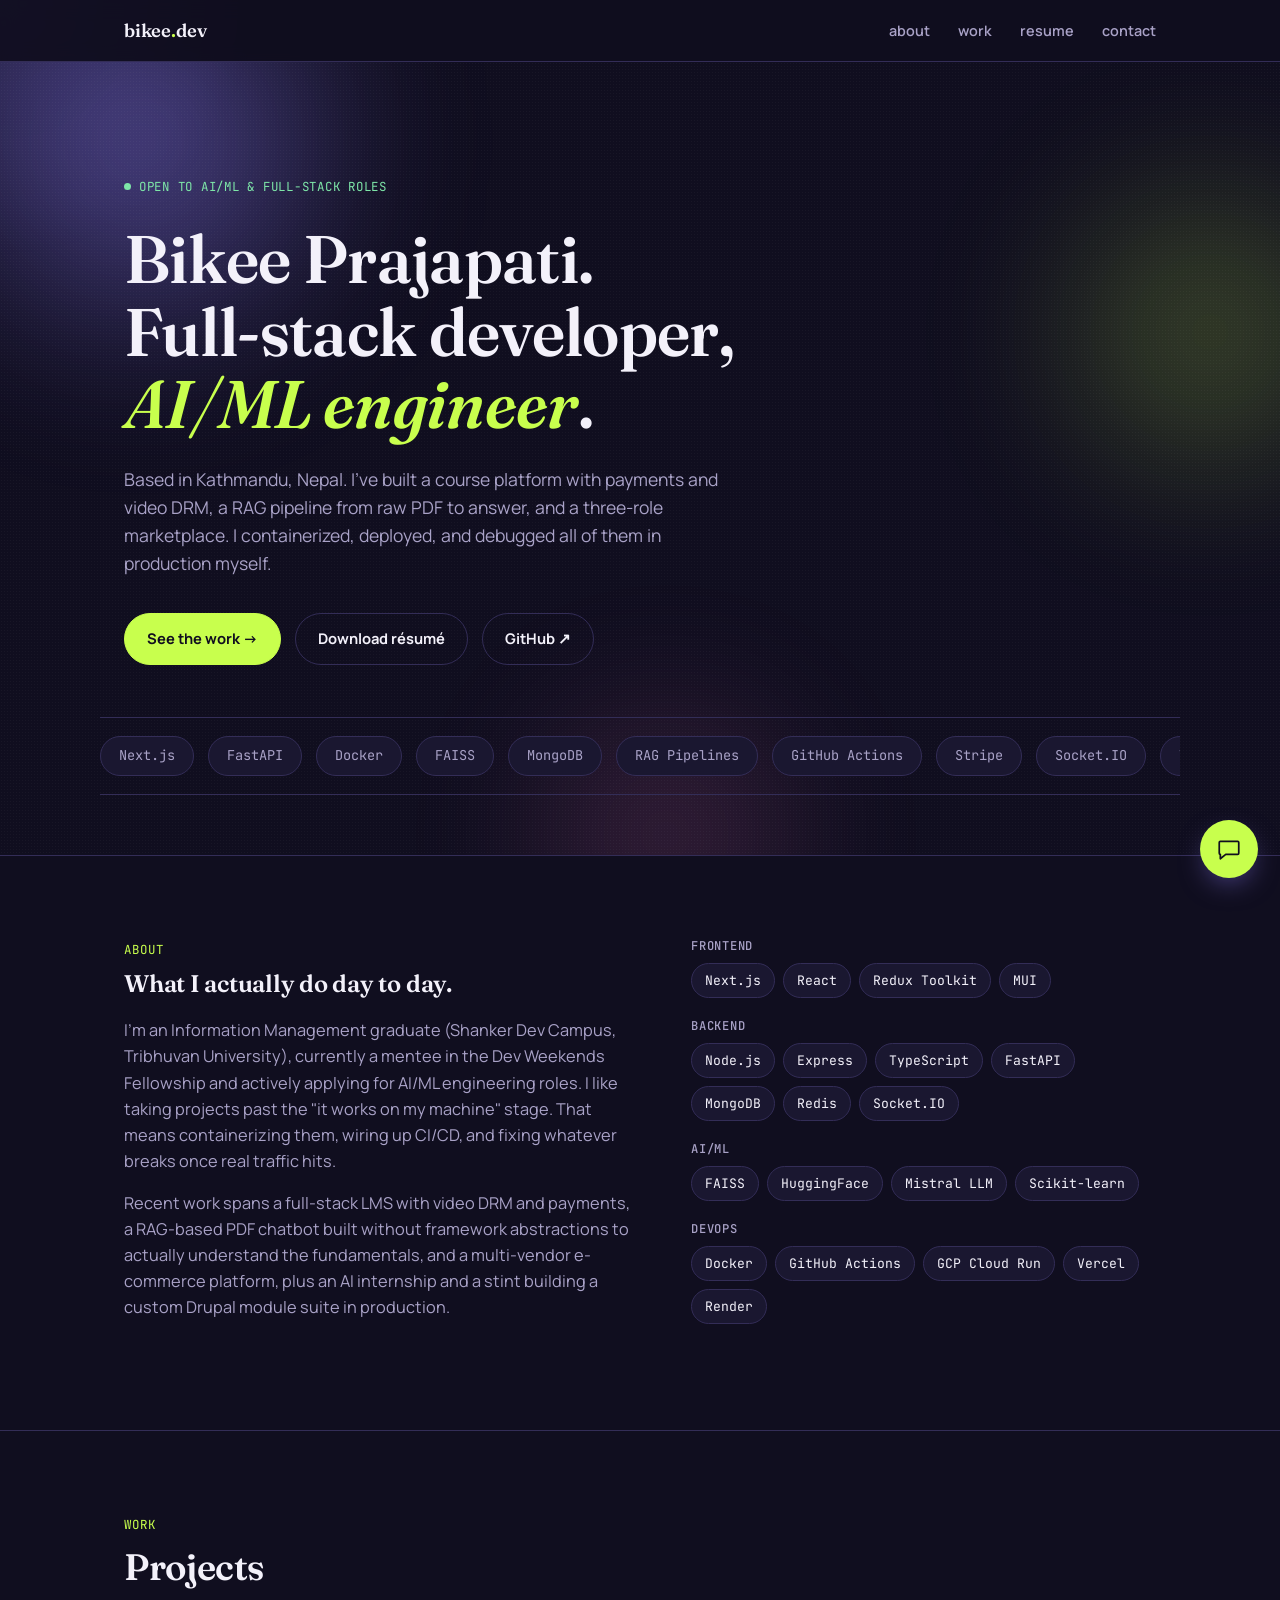
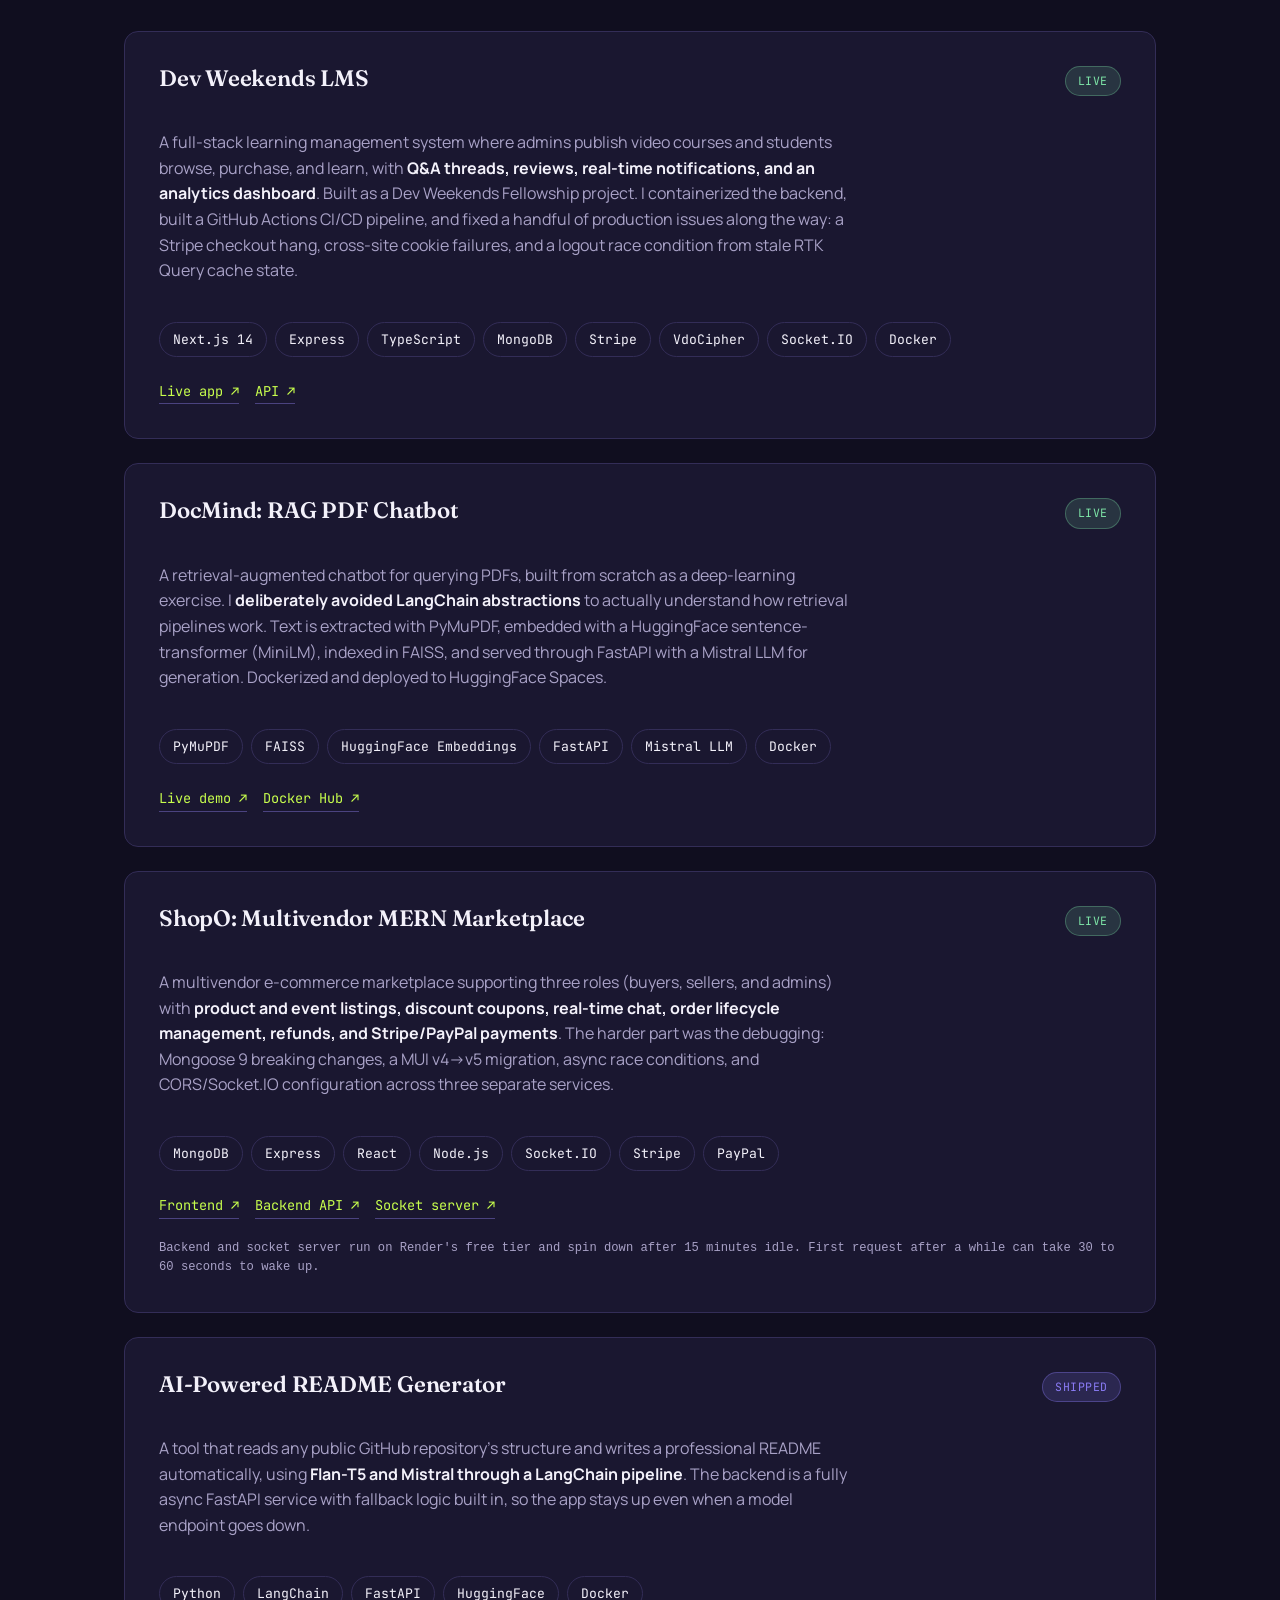
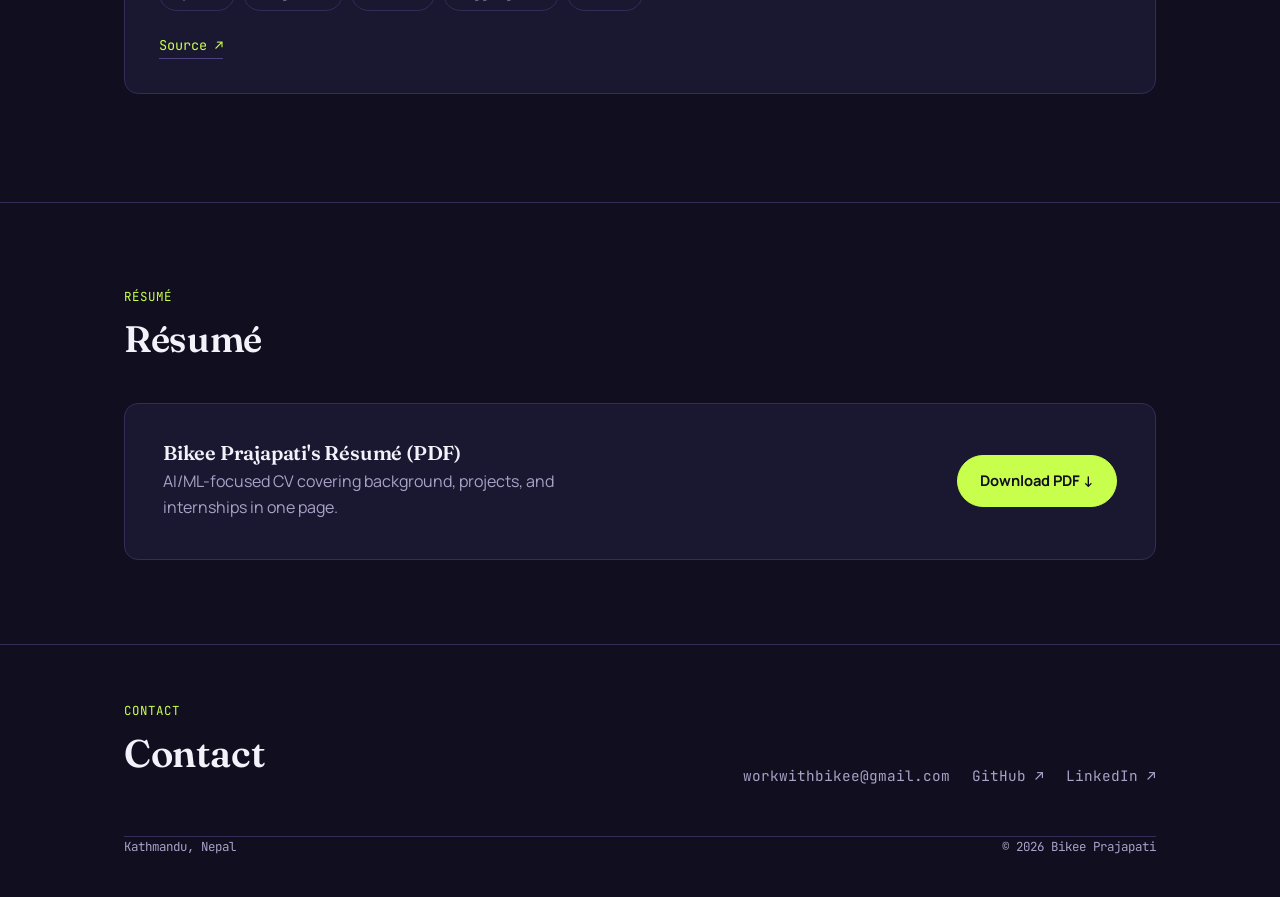
<file: index.html>
<!doctype html>
<html lang="en">
<head>
<meta charset="UTF-8" />
<meta name="viewport" content="width=device-width, initial-scale=1.0" />
<title>Bikee Prajapati: Full-Stack &amp; AI/ML Engineer</title>
<meta name="description" content="Portfolio of Bikee Prajapati, full-stack developer and AI/ML engineer based in Kathmandu, Nepal." />
<link rel="preconnect" href="https://fonts.googleapis.com">
<link rel="preconnect" href="https://fonts.gstatic.com" crossorigin>
<link href="https://fonts.googleapis.com/css2?family=Fraunces:opsz,wght@9..144,400;9..144,500;9..144,600;9..144,700&family=Manrope:wght@400;500;600;700;800&family=JetBrains+Mono:wght@400;500&display=swap" rel="stylesheet">
<link rel="stylesheet" href="css/style.css">
</head>
<body>
<div class="glow-cursor" id="glow"></div>

<header>
  <nav class="wrap">
    <a href="#home" class="brand">bikee<span class="dot">.</span>dev</a>
    <ul class="navlinks">
      <li><a href="#about">about</a></li>
      <li><a href="#work">work</a></li>
      <li><a href="#resume">resume</a></li>
      <li><a href="#contact">contact</a></li>
    </ul>
  </nav>
</header>

<main>
  <section class="hero" id="home">
    <div class="hero-banner" aria-hidden="true">
      <div class="blob blob-a"></div>
      <div class="blob blob-b"></div>
      <div class="blob blob-c"></div>
      <div class="grain"></div>
    </div>
    <div class="wrap hero-anim">
      <span class="eyebrow"><span class="pulse"></span>open to ai/ml &amp; full-stack roles</span>
      <h1>Bikee Prajapati.<br>Full-stack developer, <span class="accent">AI/ML engineer</span>.</h1>
      <p class="lede">
        Based in Kathmandu, Nepal. I've built a course platform with payments and video DRM,
        a RAG pipeline from raw PDF to answer, and a three-role marketplace. I containerized,
        deployed, and debugged all of them in production myself.
      </p>
      <div class="hero-actions">
        <a class="btn btn-primary" href="#work">See the work →</a>
        <a class="btn btn-ghost" href="#resume">Download résumé</a>
        <a class="btn btn-ghost" href="https://github.com/bikeeprajapati" target="_blank" rel="noopener">GitHub ↗</a>
      </div>

      <div class="skill-marquee" aria-hidden="true">
        <div class="skill-track">
          <span>Next.js</span><span>FastAPI</span><span>Docker</span><span>FAISS</span>
          <span>MongoDB</span><span>RAG Pipelines</span><span>GitHub Actions</span>
          <span>Stripe</span><span>Socket.IO</span><span>TypeScript</span>
          <span>Next.js</span><span>FastAPI</span><span>Docker</span><span>FAISS</span>
          <span>MongoDB</span><span>RAG Pipelines</span><span>GitHub Actions</span>
          <span>Stripe</span><span>Socket.IO</span><span>TypeScript</span>
        </div>
      </div>
    </div>
  </section>

  <section id="about">
    <div class="wrap about-grid reveal">
      <div>
        <span class="section-tag">About</span>
        <h2 style="margin-bottom:20px;">What I actually do day to day.</h2>
        <p>
          I'm an Information Management graduate (Shanker Dev Campus, Tribhuvan University),
          currently a mentee in the Dev Weekends Fellowship and actively applying for AI/ML
          engineering roles. I like taking projects past the "it works on my machine" stage.
          That means containerizing them, wiring up CI/CD, and fixing whatever breaks once real
          traffic hits.
        </p>
        <p>
          Recent work spans a full-stack LMS with video DRM and payments, a RAG-based PDF
          chatbot built without framework abstractions to actually understand the fundamentals,
          and a multi-vendor e-commerce platform, plus an AI internship and a stint building a
          custom Drupal module suite in production.
        </p>
      </div>
      <div>
        <div class="stack-group">
          <h3>Frontend</h3>
          <div class="chips">
            <span class="chip">Next.js</span><span class="chip">React</span>
            <span class="chip">Redux Toolkit</span><span class="chip">MUI</span>
          </div>
        </div>
        <div class="stack-group">
          <h3>Backend</h3>
          <div class="chips">
            <span class="chip">Node.js</span><span class="chip">Express</span><span class="chip">TypeScript</span>
            <span class="chip">FastAPI</span><span class="chip">MongoDB</span>
            <span class="chip">Redis</span><span class="chip">Socket.IO</span>
          </div>
        </div>
        <div class="stack-group">
          <h3>AI/ML</h3>
          <div class="chips">
            <span class="chip">FAISS</span><span class="chip">HuggingFace</span>
            <span class="chip">Mistral LLM</span><span class="chip">Scikit-learn</span>
          </div>
        </div>
        <div class="stack-group">
          <h3>DevOps</h3>
          <div class="chips">
            <span class="chip">Docker</span><span class="chip">GitHub Actions</span>
            <span class="chip">GCP Cloud Run</span><span class="chip">Vercel</span><span class="chip">Render</span>
          </div>
        </div>
      </div>
    </div>
  </section>

  <section id="work">
    <div class="wrap">
      <div class="section-head reveal">
        <span class="section-tag">Work</span>
        <h2>Projects</h2>
      </div>

      <article class="project reveal">
        <div class="project-top">
          <div>
            <h3 class="project-title">Dev Weekends LMS</h3>
          </div>
          <span class="status-tag status-live">live</span>
        </div>
        <p class="project-desc">
          A full-stack learning management system where admins publish video courses and students
          browse, purchase, and learn, with <strong>Q&amp;A threads, reviews, real-time
          notifications, and an analytics dashboard</strong>. Built as a Dev Weekends Fellowship
          project. I containerized the backend, built a GitHub Actions CI/CD pipeline, and fixed a
          handful of production issues along the way: a Stripe checkout hang, cross-site cookie
          failures, and a logout race condition from stale RTK Query cache state.
        </p>
        <div class="project-stack chips">
          <span class="chip">Next.js 14</span><span class="chip">Express</span>
          <span class="chip">TypeScript</span>
          <span class="chip">MongoDB</span><span class="chip">Stripe</span>
          <span class="chip">VdoCipher</span><span class="chip">Socket.IO</span>
          <span class="chip">Docker</span>
        </div>
        <div class="project-links">
          <a href="https://lms-platform-two-psi.vercel.app" target="_blank" rel="noopener">Live app ↗</a>
          <a href="https://lms-platform-weuz.onrender.com" target="_blank" rel="noopener">API ↗</a>
        </div>
      </article>

      <article class="project reveal">
        <div class="project-top">
          <div>
            <h3 class="project-title">DocMind: RAG PDF Chatbot</h3>
          </div>
          <span class="status-tag status-live">live</span>
        </div>
        <p class="project-desc">
          A retrieval-augmented chatbot for querying PDFs, built from scratch as a deep-learning
          exercise. I <strong>deliberately avoided LangChain abstractions</strong> to actually
          understand how retrieval pipelines work. Text is extracted with PyMuPDF, embedded with
          a HuggingFace sentence-transformer (MiniLM), indexed in FAISS, and served through
          FastAPI with a Mistral LLM for generation. Dockerized and deployed to HuggingFace Spaces.
        </p>
        <div class="project-stack chips">
          <span class="chip">PyMuPDF</span><span class="chip">FAISS</span>
          <span class="chip">HuggingFace Embeddings</span><span class="chip">FastAPI</span>
          <span class="chip">Mistral LLM</span><span class="chip">Docker</span>
        </div>
        <div class="project-links">
          <a href="https://huggingface.co/spaces/Vickypy/docmind-pdf-chatbot" target="_blank" rel="noopener">Live demo ↗</a>
          <a href="https://hub.docker.com/r/bikeeprajapati1/docmind" target="_blank" rel="noopener">Docker Hub ↗</a>
        </div>
      </article>

      <article class="project reveal">
        <div class="project-top">
          <div>
            <h3 class="project-title">ShopO: Multivendor MERN Marketplace</h3>
          </div>
          <span class="status-tag status-live">live</span>
        </div>
        <p class="project-desc">
          A multivendor e-commerce marketplace supporting three roles (buyers, sellers, and
          admins) with <strong>product and event listings, discount coupons, real-time chat,
          order lifecycle management, refunds, and Stripe/PayPal payments</strong>. The harder
          part was the debugging: Mongoose 9 breaking changes, a MUI v4→v5 migration, async race
          conditions, and CORS/Socket.IO configuration across three separate services.
        </p>
        <div class="project-stack chips">
          <span class="chip">MongoDB</span><span class="chip">Express</span>
          <span class="chip">React</span><span class="chip">Node.js</span>
          <span class="chip">Socket.IO</span><span class="chip">Stripe</span>
          <span class="chip">PayPal</span>
        </div>
        <div class="project-links">
          <a href="https://multivendor-mern-ashy.vercel.app" target="_blank" rel="noopener">Frontend ↗</a>
          <a href="https://multivendor-backend-219u.onrender.com" target="_blank" rel="noopener">Backend API ↗</a>
          <a href="https://multivendor-socket-61tp.onrender.com" target="_blank" rel="noopener">Socket server ↗</a>
        </div>
        <p style="font-family:'IBM Plex Mono', monospace; font-size:0.76rem; color:var(--text-muted); margin:2px 0 0;">
          Backend and socket server run on Render's free tier and spin down after 15 minutes idle.
          First request after a while can take 30 to 60 seconds to wake up.
        </p>
      </article>

      <article class="project reveal">
        <div class="project-top">
          <div>
            <h3 class="project-title">AI-Powered README Generator</h3>
          </div>
          <span class="status-tag status-shipped">shipped</span>
        </div>
        <p class="project-desc">
          A tool that reads any public GitHub repository's structure and writes a professional
          README automatically, using <strong>Flan-T5 and Mistral through a LangChain
          pipeline</strong>. The backend is a fully async FastAPI service with fallback logic
          built in, so the app stays up even when a model endpoint goes down.
        </p>
        <div class="project-stack chips">
          <span class="chip">Python</span><span class="chip">LangChain</span>
          <span class="chip">FastAPI</span><span class="chip">HuggingFace</span>
          <span class="chip">Docker</span>
        </div>
        <div class="project-links">
          <a href="https://github.com/bikeeprajapati/readme-generator" target="_blank" rel="noopener">Source ↗</a>
        </div>
      </article>

    </div>
  </section>

  <section id="resume">
    <div class="wrap">
      <div class="section-head">
        <span class="section-tag">Résumé</span>
        <h2>Résumé</h2>
      </div>
      <div class="resume-card reveal">
        <div>
          <h3>Bikee Prajapati's Résumé (PDF)</h3>
          <p>AI/ML-focused CV covering background, projects, and internships in one page.</p>
        </div>
        <!-- TODO(bikee): replace resume.pdf with your actual file, same folder as index.html -->
        <a class="btn btn-primary" href="resume.pdf" download>Download PDF ↓</a>
      </div>
    </div>
  </section>

  <footer id="contact">
    <div class="wrap">
      <div class="contact-row reveal">
        <div>
          <span class="section-tag">Contact</span>
          <h2>Contact</h2>
        </div>
        <div class="contact-links">
          <a href="mailto:workwithbikee@gmail.com">workwithbikee@gmail.com</a>
          <a href="https://github.com/bikeeprajapati" target="_blank" rel="noopener">GitHub ↗</a>
          <a href="https://www.linkedin.com/in/bikee-prajapati9898/" target="_blank" rel="noopener">LinkedIn ↗</a>
        </div>
      </div>
      <div class="foot-note wrap" style="padding:0;">
        <span>Kathmandu, Nepal</span>
        <span>© <span id="year"></span> Bikee Prajapati</span>
      </div>
    </div>
  </footer>
</main>

<div class="chat-widget" id="chatWidget">
  <button class="chat-toggle" id="chatToggle" aria-expanded="false" aria-controls="chatPanel" aria-label="Open chat assistant">
    <svg class="icon-chat" width="26" height="26" viewBox="0 0 24 24" fill="none" xmlns="http://www.w3.org/2000/svg" aria-hidden="true">
      <path d="M4 5h16a1 1 0 0 1 1 1v10a1 1 0 0 1-1 1H9l-5 4v-4H4a1 1 0 0 1-1-1V6a1 1 0 0 1 1-1Z" stroke="currentColor" stroke-width="1.6" stroke-linejoin="round"/>
    </svg>
    <svg class="icon-close" width="22" height="22" viewBox="0 0 24 24" fill="none" xmlns="http://www.w3.org/2000/svg" aria-hidden="true">
      <path d="M6 6l12 12M18 6L6 18" stroke="currentColor" stroke-width="1.8" stroke-linecap="round"/>
    </svg>
  </button>

  <div class="chat-panel" id="chatPanel" role="dialog" aria-label="Portfolio assistant chat" hidden>
    <div class="chat-header">
      <div class="chat-header-info">
        <span class="chat-avatar">B</span>
        <div>
          <div class="chat-title">Ask about this portfolio</div>
          <div class="chat-subtitle"><span class="pulse-dot"></span>Usually replies instantly</div>
        </div>
      </div>
      <button class="chat-close" id="chatClose" aria-label="Close chat">×</button>
    </div>

    <div class="chat-messages" id="chatMessages" aria-live="polite"></div>

    <div class="chat-suggestions" id="chatSuggestions"></div>

    <form class="chat-input-row" id="chatForm">
      <input type="text" id="chatInput" class="chat-input" placeholder="Ask about a project, the stack, or contact info..." autocomplete="off" aria-label="Type a message" />
      <button type="submit" class="chat-send" aria-label="Send message">
        <svg width="18" height="18" viewBox="0 0 24 24" fill="none" xmlns="http://www.w3.org/2000/svg" aria-hidden="true">
          <path d="M3 11.5 20.5 4 13 21.5l-2.4-7.1L3 11.5Z" stroke="currentColor" stroke-width="1.6" stroke-linejoin="round"/>
        </svg>
      </button>
    </form>
    <div class="chat-disclaimer">Scripted assistant — answers from a fixed FAQ, not a live AI.</div>
  </div>
</div>

<script src="js/main.js" defer></script>
<script src="js/chatbot.js" defer></script>

</body>
</html>
</file>
<file: css/style.css>
/* ==========================================================================
   Bikee Prajapati — Portfolio Stylesheet (v2: bold indigo/violet theme)
   Sections: Variables & Reset, Typography, Nav, Hero, About, Projects,
   Résumé, Contact, Chat Widget, Animations, Responsive
   ========================================================================== */

:root{
  --bg: #100E1F;
  --surface: #1A1730;
  --surface-2: #221E3D;
  --line: #332D57;
  --text: #F3F1FA;
  --text-muted: #A9A2C7;
  --accent: #8B7CF6;
  --accent-2: #C8FF4D;
  --accent-dim: #4B4380;
  --good: #7EE6A8;
  --radius: 14px;
  --maxw: 1080px;
}
*{box-sizing:border-box;}
html{scroll-behavior:smooth;}
body{
  margin:0;
  background:var(--bg);
  color:var(--text);
  font-family:'Manrope', system-ui, sans-serif;
  line-height:1.6;
  -webkit-font-smoothing:antialiased;
  overflow-x:hidden;
}
h1,h2,h3{
  font-family:'Fraunces', Georgia, serif;
  font-weight:600;
  line-height:1.08;
  margin:0;
  letter-spacing:-0.01em;
}
.mono{font-family:'JetBrains Mono', monospace;}
a{color:inherit;}
.wrap{max-width:var(--maxw); margin:0 auto; padding:0 24px; position:relative; z-index:1;}
::selection{background:var(--accent-2); color:#100E1F;}
:focus-visible{outline:2px solid var(--accent-2); outline-offset:3px;}

@media (prefers-reduced-motion: reduce){
  *{animation-duration:0.01ms !important; animation-iteration-count:1 !important; transition-duration:0.01ms !important; scroll-behavior:auto !important;}
  .reveal{opacity:1 !important; transform:none !important;}
}

/* ==========================================================================
   ANIMATION LAYER
   ========================================================================== */
.reveal{
  opacity:0;
  transform:translateY(28px);
  transition:opacity 0.7s cubic-bezier(.16,.8,.24,1), transform 0.7s cubic-bezier(.16,.8,.24,1);
}
.reveal.in{opacity:1; transform:translateY(0);}

@keyframes rise-in{
  from{opacity:0; transform:translateY(20px);}
  to{opacity:1; transform:translateY(0);}
}
.hero-anim > *{
  opacity:0;
  animation:rise-in 0.8s cubic-bezier(.16,.8,.24,1) forwards;
}
.hero-anim > *:nth-child(1){animation-delay:0.05s;}
.hero-anim > *:nth-child(2){animation-delay:0.16s;}
.hero-anim > *:nth-child(3){animation-delay:0.27s;}
.hero-anim > *:nth-child(4){animation-delay:0.38s;}
.hero-anim > *:nth-child(5){animation-delay:0.5s;}

.glow-cursor{
  position:fixed; top:0; left:0; width:520px; height:520px;
  pointer-events:none; z-index:0; border-radius:50%;
  background:radial-gradient(circle, rgba(139,124,246,0.14), transparent 70%);
  transform:translate(-50%,-50%);
  transition:opacity 0.3s ease;
  opacity:0;
}
@media (hover:hover) and (pointer:fine){ .glow-cursor{opacity:1;} }

/* ==========================================================================
   NAV
   ========================================================================== */
header{
  position:sticky; top:0; z-index:50;
  background:rgba(16,14,31,0.82);
  backdrop-filter:blur(10px);
  border-bottom:1px solid var(--line);
}
nav.wrap{
  display:flex; align-items:center; justify-content:space-between;
  padding-top:16px; padding-bottom:16px;
}
.brand{
  font-family:'Fraunces', serif;
  font-weight:600; font-size:1.15rem; letter-spacing:-0.01em;
  text-decoration:none;
}
.brand .dot{color:var(--accent-2);}
.navlinks{display:flex; gap:28px; list-style:none; margin:0; padding:0;}
.navlinks a{
  text-decoration:none; color:var(--text-muted); font-size:0.9rem;
  font-family:'Manrope', sans-serif; font-weight:600;
  position:relative; padding-bottom:3px;
  transition:color 0.15s ease;
}
.navlinks a::after{
  content:''; position:absolute; left:0; bottom:0; width:0; height:2px;
  background:var(--accent-2); transition:width 0.25s ease; border-radius:2px;
}
.navlinks a:hover{color:var(--text);}
.navlinks a:hover::after{width:100%;}
@media (max-width:640px){ .navlinks{display:none;} }

/* ==========================================================================
   HERO + ANIMATED BANNER
   ========================================================================== */
.hero{
  padding:110px 0 60px;
  border-bottom:1px solid var(--line);
  position:relative;
  overflow:hidden;
}
.hero-banner{
  position:absolute; inset:0; z-index:0;
  overflow:hidden;
  pointer-events:none;
}
.blob{
  position:absolute;
  border-radius:50%;
  filter:blur(70px);
  opacity:0.55;
  will-change:transform;
}
.blob-a{
  width:520px; height:520px;
  background:radial-gradient(circle, var(--accent), transparent 70%);
  top:-180px; left:-120px;
  animation:drift-a 22s ease-in-out infinite;
}
.blob-b{
  width:420px; height:420px;
  background:radial-gradient(circle, var(--accent-2), transparent 70%);
  top:60px; right:-140px;
  opacity:0.28;
  animation:drift-b 26s ease-in-out infinite;
}
.blob-c{
  width:360px; height:360px;
  background:radial-gradient(circle, #FF7AC6, transparent 70%);
  bottom:-160px; left:38%;
  opacity:0.22;
  animation:drift-c 30s ease-in-out infinite;
}
@keyframes drift-a{
  0%,100%{transform:translate(0,0) scale(1);}
  50%{transform:translate(60px,40px) scale(1.12);}
}
@keyframes drift-b{
  0%,100%{transform:translate(0,0) scale(1);}
  50%{transform:translate(-50px,50px) scale(1.08);}
}
@keyframes drift-c{
  0%,100%{transform:translate(0,0) scale(1);}
  50%{transform:translate(40px,-30px) scale(1.15);}
}
.grain{
  position:absolute; inset:0;
  background-image:radial-gradient(rgba(255,255,255,0.035) 1px, transparent 1px);
  background-size:3px 3px;
  mix-blend-mode:overlay;
}

.eyebrow{
  display:inline-flex; align-items:center; gap:8px;
  font-family:'JetBrains Mono', monospace;
  font-size:0.78rem; letter-spacing:0.06em; text-transform:uppercase;
  color:var(--good); margin-bottom:26px;
}
.pulse{
  width:7px; height:7px; border-radius:50%; background:var(--good);
  box-shadow:0 0 0 0 rgba(126,230,168,0.6);
  animation:pulse 2s infinite;
}
@keyframes pulse{
  0%{box-shadow:0 0 0 0 rgba(126,230,168,0.55);}
  70%{box-shadow:0 0 0 8px rgba(126,230,168,0);}
  100%{box-shadow:0 0 0 0 rgba(126,230,168,0);}
}
.hero h1{
  font-size:clamp(2.4rem, 6vw, 4.2rem);
  max-width:17ch;
  margin-bottom:24px;
}
.hero h1 .accent{color:var(--accent-2); font-style:italic;}
.hero p.lede{
  max-width:56ch; color:var(--text-muted); font-size:1.1rem;
  margin-bottom:36px;
}
.hero-actions{display:flex; gap:14px; flex-wrap:wrap; margin-bottom:52px;}
.btn{
  display:inline-flex; align-items:center; gap:8px;
  padding:13px 22px; border-radius:999px;
  font-family:'Manrope', sans-serif; font-size:0.92rem; font-weight:700;
  text-decoration:none; border:1px solid var(--line);
  transition:transform 0.15s ease, border-color 0.15s ease, background 0.15s ease;
}
.btn:hover{transform:translateY(-1px);}
.btn-primary{background:var(--accent-2); color:#100E1F; border-color:var(--accent-2);}
.btn-primary:hover{background:#d4ff77;}
.btn-ghost{color:var(--text); background:transparent;}
.btn-ghost:hover{border-color:var(--accent-2); color:var(--accent-2);}

/* Skill marquee — signature banner element */
.skill-marquee{
  border-top:1px solid var(--line);
  border-bottom:1px solid var(--line);
  overflow:hidden;
  white-space:nowrap;
  padding:18px 0;
  margin-left:-24px; margin-right:-24px;
}
.skill-track{
  display:inline-flex; gap:14px;
  animation:scroll-left 28s linear infinite;
}
.skill-track span{
  font-family:'JetBrains Mono', monospace; font-size:0.85rem;
  padding:8px 18px; border-radius:999px;
  border:1px solid var(--line); background:var(--surface);
  color:var(--text-muted); white-space:nowrap;
}
@keyframes scroll-left{
  from{transform:translateX(0);}
  to{transform:translateX(-50%);}
}

/* ==========================================================================
   SECTIONS (shared)
   ========================================================================== */
section{padding:84px 0; border-bottom:1px solid var(--line);}
.section-head{margin-bottom:44px;}
.section-tag{
  font-family:'JetBrains Mono', monospace; font-size:0.78rem;
  color:var(--accent-2); text-transform:uppercase; letter-spacing:0.08em;
  display:block; margin-bottom:12px;
}
.section-head h2{font-size:clamp(1.7rem, 3vw, 2.3rem);}

/* ==========================================================================
   ABOUT AND STACK
   ========================================================================== */
.about-grid{display:grid; grid-template-columns:1.1fr 1fr; gap:56px;}
@media (max-width:800px){ .about-grid{grid-template-columns:1fr;} }
.about-grid p{color:var(--text-muted); margin:0 0 16px; font-size:1.02rem;}
.stack-group{margin-bottom:22px;}
.stack-group h3{
  font-family:'JetBrains Mono', monospace; font-size:0.76rem;
  color:var(--text-muted); text-transform:uppercase; letter-spacing:0.06em;
  margin-bottom:10px; font-weight:500;
}
.chips{display:flex; flex-wrap:wrap; gap:8px;}
.chip{
  font-family:'JetBrains Mono', monospace; font-size:0.82rem;
  padding:6px 13px; border:1px solid var(--line); border-radius:999px;
  background:var(--surface); color:var(--text);
  transition:border-color 0.2s ease;
}

/* ==========================================================================
   PROJECTS
   ========================================================================== */
.project{
  display:grid; grid-template-columns:1fr; gap:18px;
  padding:34px; margin-bottom:24px;
  background:var(--surface); border:1px solid var(--line); border-radius:var(--radius);
  transition:border-color 0.2s ease, transform 0.3s cubic-bezier(.16,.8,.24,1), box-shadow 0.3s ease;
}
.project:hover{
  border-color:var(--accent-dim);
  transform:translateY(-4px);
  box-shadow:0 18px 36px -20px rgba(0,0,0,0.6);
}
.project:hover .chip{border-color:var(--accent-dim);}
.project-top{
  display:flex; justify-content:space-between; align-items:flex-start; gap:16px; flex-wrap:wrap;
}
.project-title{font-family:'Fraunces', serif; font-size:1.4rem; margin-bottom:6px; font-weight:600;}
.status-tag{
  font-family:'JetBrains Mono', monospace; font-size:0.72rem;
  padding:5px 12px; border-radius:999px; text-transform:uppercase; letter-spacing:0.05em;
  white-space:nowrap; height:fit-content;
}
.status-live{background:rgba(126,230,168,0.14); color:var(--good); border:1px solid rgba(126,230,168,0.3);}
.status-shipped{background:rgba(139,124,246,0.16); color:var(--accent); border:1px solid rgba(139,124,246,0.35);}
.project-desc{color:var(--text-muted); max-width:70ch;}
.project-desc strong{color:var(--text); font-weight:700;}
.project-stack{display:flex; flex-wrap:wrap; gap:8px; margin-top:4px;}
.project-links{display:flex; gap:16px; margin-top:6px; flex-wrap:wrap;}
.project-links a{
  font-family:'JetBrains Mono', monospace; font-size:0.85rem;
  text-decoration:none; color:var(--accent-2); border-bottom:1px solid var(--accent-dim);
  padding-bottom:1px;
}
.project-links a:hover{border-color:var(--accent-2);}
.project-links .disabled{
  color:var(--text-muted); border-bottom:1px dashed var(--line); cursor:default;
  font-family:'JetBrains Mono', monospace; font-size:0.85rem;
}

/* ==========================================================================
   RÉSUMÉ
   ========================================================================== */
.resume-card{
  display:flex; align-items:center; justify-content:space-between; gap:24px;
  padding:38px; background:var(--surface); border:1px solid var(--line); border-radius:var(--radius);
  flex-wrap:wrap;
}
.resume-card h3{font-size:1.25rem; margin-bottom:6px; font-weight:600;}
.resume-card p{color:var(--text-muted); margin:0; max-width:44ch;}

/* ==========================================================================
   CONTACT AND FOOTER
   ========================================================================== */
footer{padding:56px 0 40px; border-bottom:none;}
.contact-row{
  display:flex; justify-content:space-between; align-items:flex-end; gap:24px; flex-wrap:wrap;
}
footer h2{font-size:clamp(1.7rem,3.5vw,2.4rem); max-width:14ch; margin-bottom:14px;}
.contact-links{display:flex; gap:22px; flex-wrap:wrap;}
.contact-links a{
  font-family:'JetBrains Mono', monospace; font-size:0.9rem;
  text-decoration:none; color:var(--text-muted); border-bottom:1px solid transparent;
}
.contact-links a:hover{color:var(--accent-2); border-color:var(--accent-2);}
.foot-note{
  margin-top:48px; padding-top:20px; border-top:1px solid var(--line);
  font-family:'JetBrains Mono', monospace; font-size:0.78rem; color:var(--text-muted);
  display:flex; justify-content:space-between; flex-wrap:wrap; gap:8px;
}

/* ==========================================================================
   CHAT WIDGET
   ========================================================================== */
.chat-widget{
  position:fixed; right:22px; bottom:22px; z-index:100;
  display:flex; flex-direction:column; align-items:flex-end; gap:14px;
}
.chat-toggle{
  width:58px; height:58px; border-radius:50%;
  background:var(--accent-2); color:#100E1F; border:none;
  display:flex; align-items:center; justify-content:center;
  cursor:pointer; box-shadow:0 10px 28px -8px rgba(139,124,246,0.55);
  transition:transform 0.2s ease;
}
.chat-toggle:hover{transform:scale(1.06);}
.chat-toggle .icon-close{display:none;}
.chat-toggle.is-open .icon-chat{display:none;}
.chat-toggle.is-open .icon-close{display:block;}

.chat-panel{
  width:360px; max-width:calc(100vw - 44px);
  height:520px; max-height:calc(100vh - 110px);
  background:var(--surface); border:1px solid var(--line); border-radius:16px;
  display:flex; flex-direction:column; overflow:hidden;
  box-shadow:0 24px 60px -20px rgba(0,0,0,0.6);
}
.chat-panel[hidden]{display:none;}

.chat-header{
  display:flex; align-items:center; justify-content:space-between;
  padding:16px 18px; border-bottom:1px solid var(--line);
  background:var(--surface-2);
}
.chat-header-info{display:flex; align-items:center; gap:12px;}
.chat-avatar{
  width:36px; height:36px; border-radius:50%;
  background:var(--accent); color:#fff;
  display:flex; align-items:center; justify-content:center;
  font-family:'Fraunces', serif; font-weight:700; font-size:1rem;
}
.chat-title{font-weight:700; font-size:0.92rem;}
.chat-subtitle{
  font-size:0.76rem; color:var(--text-muted);
  display:flex; align-items:center; gap:6px;
}
.pulse-dot{
  width:6px; height:6px; border-radius:50%; background:var(--good);
  animation:pulse 2s infinite;
}
.chat-close{
  background:none; border:none; color:var(--text-muted);
  font-size:1.4rem; line-height:1; cursor:pointer; padding:4px 8px;
}
.chat-close:hover{color:var(--text);}

.chat-messages{
  flex:1; overflow-y:auto; padding:16px 18px;
  display:flex; flex-direction:column; gap:12px;
  min-height:0;
}
.chat-msg{
  max-width:82%; padding:10px 14px; border-radius:14px;
  font-size:0.88rem; line-height:1.55;
  flex-shrink:0;
}
.chat-msg.bot{
  background:var(--surface-2); color:var(--text);
  border-bottom-left-radius:4px; align-self:flex-start;
}
.chat-msg.user{
  background:var(--accent); color:#fff;
  border-bottom-right-radius:4px; align-self:flex-end;
}
.chat-msg a{color:var(--accent-2); text-decoration:underline;}
.chat-msg.bot a{color:var(--accent-2);}

.chat-typing{
  display:flex; gap:4px; padding:12px 14px;
  background:var(--surface-2); border-radius:14px; border-bottom-left-radius:4px;
  align-self:flex-start; width:fit-content; flex-shrink:0;
}
.chat-typing span{
  width:6px; height:6px; border-radius:50%; background:var(--text-muted);
  animation:typing-bounce 1.2s infinite ease-in-out;
}
.chat-typing span:nth-child(2){animation-delay:0.15s;}
.chat-typing span:nth-child(3){animation-delay:0.3s;}
@keyframes typing-bounce{
  0%,60%,100%{transform:translateY(0); opacity:0.5;}
  30%{transform:translateY(-4px); opacity:1;}
}

.chat-suggestions{
  display:flex; flex-wrap:wrap; gap:8px;
  padding:12px 18px;
  border-top:1px solid var(--line);
  background:var(--surface-2);
  flex-shrink:0;
}
.chat-suggestions[hidden]{display:none;}
.chat-chip{
  font-family:'Manrope', sans-serif; font-size:0.78rem; font-weight:600;
  padding:7px 13px; border-radius:999px;
  border:1px solid var(--line); background:var(--surface); color:var(--text-muted);
  cursor:pointer; transition:border-color 0.15s ease, color 0.15s ease;
}
.chat-chip:hover{border-color:var(--accent-2); color:var(--accent-2);}

.chat-input-row{
  display:flex; gap:8px; padding:14px 18px;
  border-top:1px solid var(--line);
}
.chat-input{
  flex:1; background:var(--surface-2); border:1px solid var(--line);
  border-radius:999px; padding:10px 16px; color:var(--text);
  font-family:'Manrope', sans-serif; font-size:0.86rem;
}
.chat-input:focus{outline:none; border-color:var(--accent-2);}
.chat-send{
  width:38px; height:38px; border-radius:50%; flex-shrink:0;
  background:var(--accent-2); color:#100E1F; border:none;
  display:flex; align-items:center; justify-content:center; cursor:pointer;
}
.chat-send:hover{background:#d4ff77;}
.chat-disclaimer{
  font-size:0.68rem; color:var(--text-muted); text-align:center;
  padding:0 12px 12px; font-family:'JetBrains Mono', monospace;
}

@media (max-width:480px){
  .chat-widget{right:14px; bottom:14px;}
  .chat-panel{width:calc(100vw - 28px); height:min(70vh, 520px);}
}
</file>
